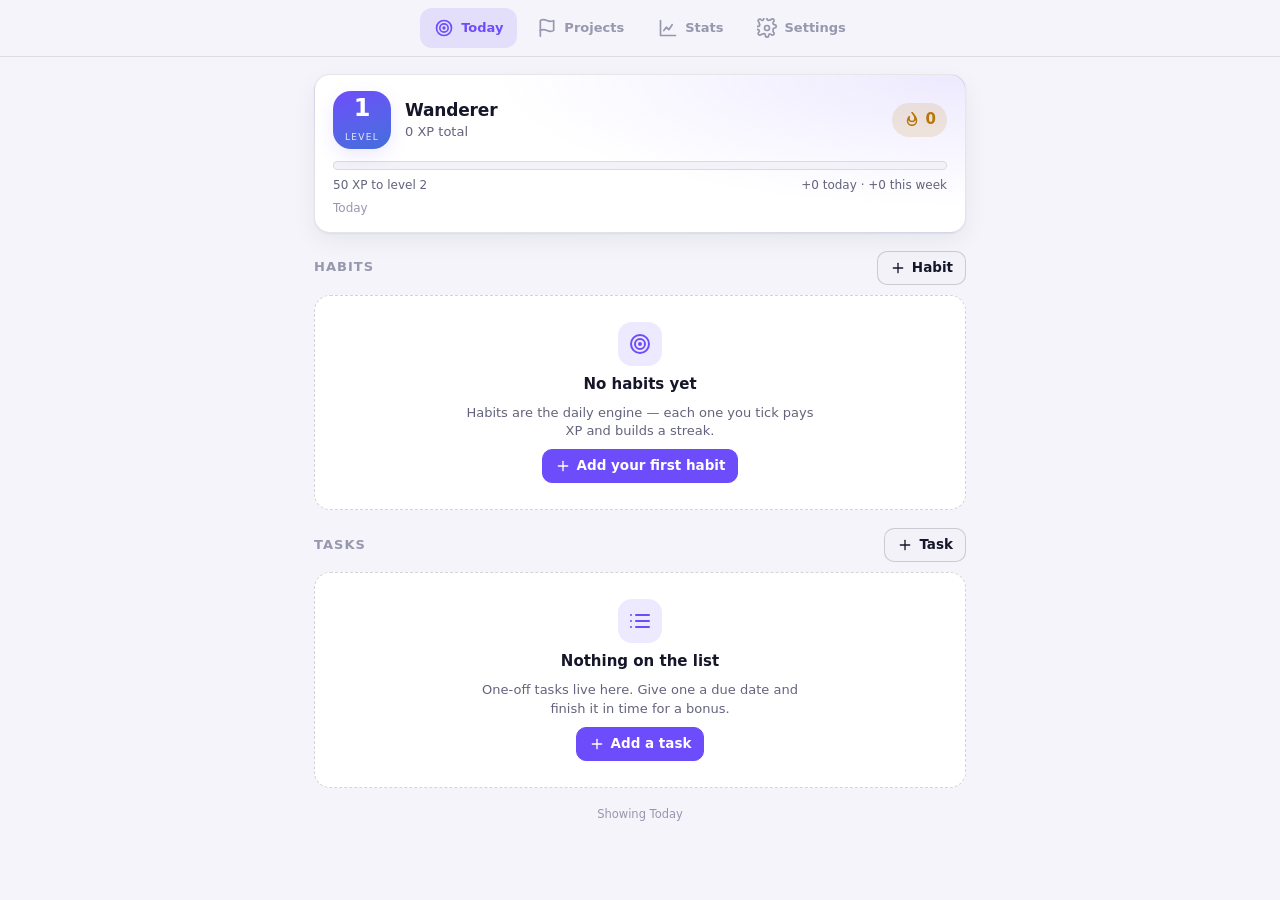
<file: index.html>
<!doctype html>
<html lang="en">
<head>
<meta charset="utf-8">
<meta name="viewport" content="width=device-width, initial-scale=1, viewport-fit=cover">
<title>questlog</title>
<meta name="description" content="Offline-first habit, task and milestone tracker that turns your day into XP, levels and streaks. No account, no server.">
<meta name="color-scheme" content="dark light">
<meta name="theme-color" content="#0d0d13" media="(prefers-color-scheme: dark)">
<meta name="theme-color" content="#f6f6fb" media="(prefers-color-scheme: light)">
<link rel="manifest" href="./manifest.webmanifest">
<link rel="icon" href="./icons/favicon.svg" type="image/svg+xml">
<link rel="apple-touch-icon" href="./icons/apple-touch-icon.png">
<meta name="apple-mobile-web-app-capable" content="yes">
<meta name="mobile-web-app-capable" content="yes">
<meta name="apple-mobile-web-app-title" content="questlog">
<meta name="apple-mobile-web-app-status-bar-style" content="black-translucent">
<link rel="stylesheet" href="./src/styles.css">
</head>
<body>
  <div id="app">
    <main id="view" class="view-host"></main>
    <nav id="nav" class="tabbar" aria-label="Sections"></nav>
  </div>

  <div id="toasts" class="toasts" aria-live="polite"></div>

  <dialog id="modal" class="modal" aria-labelledby="modal-title">
    <div class="modal-head">
      <h2 id="modal-title" class="modal-title"></h2>
      <button class="icon-btn" data-close aria-label="Close">
        <svg viewBox="0 0 24 24" width="18" height="18" fill="none" stroke="currentColor" stroke-width="2" stroke-linecap="round"><path d="M18 6 6 18"/><path d="M6 6l12 12"/></svg>
      </button>
    </div>
    <div id="modal-body"></div>
  </dialog>

  <noscript>
    <p style="padding:24px;font:16px system-ui">questlog needs JavaScript — it runs entirely in your browser, with no server to fall back on.</p>
  </noscript>

  <script type="module" src="./src/ui/app.js"></script>
</body>
</html>
</file>
<file: src/styles.css>
/* questlog — one stylesheet, no build step.
   Light palette lives on :root; dark overrides only the tokens. */

:root {
  --bg: #f4f4fa;
  --bg-2: #eaeaf4;
  --surface: #ffffff;
  --surface-2: #f2f2f8;
  --border: rgba(18, 18, 40, 0.10);
  --border-strong: rgba(18, 18, 40, 0.18);
  --text: #16162a;
  --muted: #63637d;
  --faint: #9797ae;
  --accent: #6d4dfb;
  --accent-ink: #ffffff;
  --accent-soft: rgba(109, 77, 251, 0.12);
  --good: #12a06d;
  --good-soft: rgba(18, 160, 109, 0.14);
  --warn: #b8760a;
  --warn-soft: rgba(184, 118, 10, 0.14);
  --danger: #d5385c;
  --danger-soft: rgba(213, 56, 92, 0.12);
  --cyan: #0d97b5;
  --magenta: #a626c4;
  --shadow: 0 1px 2px rgba(18, 18, 40, 0.06), 0 8px 24px rgba(18, 18, 40, 0.06);
  --radius: 16px;
  --radius-sm: 10px;
  --tap: 44px;
  --font: -apple-system, BlinkMacSystemFont, "Segoe UI", system-ui, sans-serif;
  --mono: ui-monospace, SFMono-Regular, "SF Mono", Menlo, monospace;
}

@media (prefers-color-scheme: dark) {
  :root:not([data-theme="light"]) {
    --bg: #0c0c12;
    --bg-2: #101018;
    --surface: #17171f;
    --surface-2: #1f1f2b;
    --border: rgba(255, 255, 255, 0.09);
    --border-strong: rgba(255, 255, 255, 0.18);
    --text: #ececf6;
    --muted: #9a9ab2;
    --faint: #6d6d85;
    --accent: #8b6dff;
    --accent-ink: #12081f;
    --accent-soft: rgba(139, 109, 255, 0.18);
    --good: #34d399;
    --good-soft: rgba(52, 211, 153, 0.16);
    --warn: #fbbf24;
    --warn-soft: rgba(251, 191, 36, 0.16);
    --danger: #fb7185;
    --danger-soft: rgba(251, 113, 133, 0.16);
    --cyan: #22d3ee;
    --magenta: #e879f9;
    --shadow: 0 1px 2px rgba(0, 0, 0, 0.4), 0 10px 30px rgba(0, 0, 0, 0.35);
  }
}

:root[data-theme="dark"] {
  --bg: #0c0c12;
  --bg-2: #101018;
  --surface: #17171f;
  --surface-2: #1f1f2b;
  --border: rgba(255, 255, 255, 0.09);
  --border-strong: rgba(255, 255, 255, 0.18);
  --text: #ececf6;
  --muted: #9a9ab2;
  --faint: #6d6d85;
  --accent: #8b6dff;
  --accent-ink: #12081f;
  --accent-soft: rgba(139, 109, 255, 0.18);
  --good: #34d399;
  --good-soft: rgba(52, 211, 153, 0.16);
  --warn: #fbbf24;
  --warn-soft: rgba(251, 191, 36, 0.16);
  --danger: #fb7185;
  --danger-soft: rgba(251, 113, 133, 0.16);
  --cyan: #22d3ee;
  --magenta: #e879f9;
  --shadow: 0 1px 2px rgba(0, 0, 0, 0.4), 0 10px 30px rgba(0, 0, 0, 0.35);
}

* { box-sizing: border-box; }

html { -webkit-text-size-adjust: 100%; }

body {
  margin: 0;
  background: var(--bg);
  color: var(--text);
  font-family: var(--font);
  font-size: 15px;
  line-height: 1.45;
  -webkit-font-smoothing: antialiased;
  overscroll-behavior-y: none;
}

h1, h2, h3, p, ul, li { margin: 0; }
ul.plain { list-style: none; padding: 0; display: grid; gap: 6px; }
ul.plain li { color: var(--muted); font-size: 13px; }
button, input, select, textarea { font: inherit; color: inherit; }

#app {
  min-height: 100vh;
  min-height: 100dvh;
  opacity: 0;
  transition: opacity 160ms ease;
}
#app.is-ready { opacity: 1; }

.view-host {
  max-width: 680px;
  margin: 0 auto;
  padding: max(14px, env(safe-area-inset-top)) 14px calc(88px + env(safe-area-inset-bottom));
}

.view { display: grid; gap: 18px; }

/* ---- hero ------------------------------------------------------------- */

.hero {
  position: relative;
  padding: 16px 18px 14px;
  border-radius: var(--radius);
  background:
    radial-gradient(120% 140% at 100% 0%, var(--accent-soft), transparent 60%),
    var(--surface);
  border: 1px solid var(--border);
  box-shadow: var(--shadow);
  overflow: hidden;
}
.hero-top { display: flex; align-items: center; gap: 14px; }
.hero-level {
  display: grid; place-items: center;
  width: 58px; height: 58px; flex: none;
  border-radius: 18px;
  background: linear-gradient(160deg, var(--accent), color-mix(in srgb, var(--accent) 55%, var(--cyan)));
  color: var(--accent-ink);
  box-shadow: 0 6px 18px var(--accent-soft);
}
.hero-level-num { font-size: 24px; font-weight: 800; line-height: 1; font-variant-numeric: tabular-nums; }
.hero-level-label { font-size: 9px; letter-spacing: 0.14em; text-transform: uppercase; opacity: 0.85; }
.hero-meta { flex: 1; min-width: 0; }
.hero-rank { font-size: 17px; font-weight: 700; letter-spacing: -0.01em; }
.hero-total { font-size: 13px; color: var(--muted); font-variant-numeric: tabular-nums; }
.hero-streak {
  display: flex; align-items: center; gap: 5px;
  padding: 6px 11px; border-radius: 999px;
  background: var(--warn-soft); color: var(--warn);
  font-weight: 700; font-variant-numeric: tabular-nums;
}
.hero-foot {
  display: flex; justify-content: space-between; gap: 10px;
  font-size: 12px; color: var(--muted); font-variant-numeric: tabular-nums;
}
.hero-date { margin-top: 6px; font-size: 12px; color: var(--faint); }

.xpbar {
  height: 9px; margin: 12px 0 7px;
  border-radius: 999px; background: var(--surface-2);
  border: 1px solid var(--border);
  overflow: hidden;
}
.xpbar-fill {
  height: 100%;
  border-radius: 999px;
  background: linear-gradient(90deg, var(--accent), var(--cyan));
  transition: width 420ms cubic-bezier(0.22, 1, 0.36, 1);
}

.daygoal {
  display: flex; align-items: center; justify-content: space-between;
  gap: 10px; margin-top: -6px;
  font-size: 13px; color: var(--muted);
}
.perfect {
  display: inline-flex; align-items: center; gap: 5px;
  color: var(--good); font-weight: 700; font-size: 12px;
}

/* ---- blocks ----------------------------------------------------------- */

.block { display: grid; gap: 10px; }
.block-head { display: flex; align-items: center; justify-content: space-between; gap: 10px; }
.block-title { font-size: 13px; font-weight: 700; letter-spacing: 0.08em; text-transform: uppercase; color: var(--faint); }
.stack { display: grid; gap: 10px; }

.card {
  background: var(--surface);
  border: 1px solid var(--border);
  border-radius: var(--radius);
  padding: 12px;
  box-shadow: var(--shadow);
}
.card-title { font-size: 15px; font-weight: 650; letter-spacing: -0.01em; }
.card-note { font-size: 12.5px; color: var(--muted); margin-top: 4px; }
.card-note.mono { font-family: var(--mono); font-size: 11px; color: var(--faint); }

/* ---- habit cards ------------------------------------------------------ */

.habit { display: grid; grid-template-columns: auto 1fr auto; align-items: center; gap: 12px; }
.habit.is-optional { opacity: 0.86; }
.habit.is-done { background: linear-gradient(90deg, var(--good-soft), transparent 45%), var(--surface); }
.card-body { min-width: 0; cursor: pointer; }
.card-title-row { display: flex; align-items: center; gap: 8px; flex-wrap: wrap; }
.card-sub { display: flex; align-items: center; gap: 6px; flex-wrap: wrap; font-size: 12.5px; color: var(--muted); margin-top: 2px; }
.card-side { display: flex; align-items: center; gap: 8px; }
.sep { color: var(--faint); }
.is-done .card-title { text-decoration: line-through; text-decoration-color: var(--faint); color: var(--muted); }

.tick {
  width: 32px; height: 32px; flex: none;
  display: grid; place-items: center;
  border-radius: 50%;
  border: 2px solid var(--border-strong);
  background: transparent;
  color: transparent;
  cursor: pointer;
  transition: transform 120ms ease, background 160ms ease, border-color 160ms ease, color 160ms ease;
}
.tick:hover { border-color: var(--accent); }
.tick:active { transform: scale(0.9); }
.tick-sm { width: 26px; height: 26px; }
.is-done .tick { background: var(--good); border-color: var(--good); color: #04120c; }

.streak {
  display: inline-flex; align-items: center; gap: 3px;
  padding: 2px 7px; border-radius: 999px;
  background: var(--warn-soft); color: var(--warn);
  font-size: 11.5px; font-weight: 700; font-variant-numeric: tabular-nums;
}

.dots { display: flex; gap: 3px; }
.dot { width: 7px; height: 7px; border-radius: 2px; background: var(--surface-2); border: 1px solid var(--border); }
.dot-due { background: transparent; border-style: dashed; }
.dot-off { opacity: 0.35; }
.dot-done { background: var(--accent); border-color: var(--accent); }

.chip {
  display: inline-flex; align-items: center;
  padding: 2px 8px; border-radius: 999px;
  background: var(--surface-2); border: 1px solid var(--border);
  font-size: 11.5px; color: var(--muted); white-space: nowrap;
}
.chip-good { background: var(--good-soft); color: var(--good); border-color: transparent; }
.chip-warn { background: var(--warn-soft); color: var(--warn); border-color: transparent; }
.chip-danger { background: var(--danger-soft); color: var(--danger); border-color: transparent; }

/* ---- rows (todos, milestones) ----------------------------------------- */

.bucket { display: grid; gap: 6px; }
.bucket + .bucket { margin-top: 12px; }
.bucket-title {
  display: flex; align-items: center; gap: 8px;
  font-size: 12px; font-weight: 700; color: var(--muted);
  text-transform: uppercase; letter-spacing: 0.06em;
}
.bucket-title.is-danger { color: var(--danger); }
.bucket-title.is-accent { color: var(--accent); }
.count {
  min-width: 18px; padding: 0 5px; border-radius: 999px;
  background: var(--surface-2); color: var(--muted);
  font-size: 11px; text-align: center; letter-spacing: 0;
}

.row {
  display: grid; grid-template-columns: auto 1fr auto; align-items: center; gap: 10px;
  padding: 9px 12px;
  background: var(--surface);
  border: 1px solid var(--border);
  border-radius: var(--radius-sm);
}
.row-body { min-width: 0; cursor: pointer; }
.row-title { font-size: 14.5px; }
.row-sub { display: flex; align-items: center; gap: 6px; flex-wrap: wrap; font-size: 11.5px; color: var(--muted); margin-top: 1px; }
.row.is-done { opacity: 0.6; }
.row.is-done .row-title { text-decoration: line-through; }
.overdue { color: var(--danger); font-weight: 600; }
.muted { color: var(--faint); }

.done-block { margin-top: 12px; }
.done-block summary { cursor: pointer; font-size: 12.5px; color: var(--muted); padding: 4px 0; }
.done-block .row { margin-top: 6px; }

/* ---- projects --------------------------------------------------------- */

.project { display: grid; gap: 10px; border-left: 3px solid var(--accent); }
.project.sw-cyan { border-left-color: var(--cyan); }
.project.sw-amber { border-left-color: var(--warn); }
.project.sw-rose { border-left-color: var(--danger); }
.project.sw-emerald { border-left-color: var(--good); }
.project.is-complete { background: linear-gradient(120deg, var(--good-soft), transparent 55%), var(--surface); }
.project-head { display: flex; align-items: flex-start; justify-content: space-between; gap: 10px; }
.project-head-side { display: flex; align-items: center; gap: 6px; flex: none; }
.project-foot { display: flex; align-items: center; gap: 8px; flex-wrap: wrap; }
.milestones { display: grid; gap: 6px; }
.milestone { background: var(--surface-2); }

.progress { height: 6px; border-radius: 999px; background: var(--surface-2); overflow: hidden; }
.progress-fill { height: 100%; background: linear-gradient(90deg, var(--accent), var(--cyan)); transition: width 400ms ease; }

/* ---- buttons ---------------------------------------------------------- */

.btn {
  display: inline-flex; align-items: center; justify-content: center; gap: 6px;
  min-height: 34px; padding: 6px 12px;
  border-radius: 10px;
  border: 1px solid var(--border-strong);
  background: var(--surface-2);
  color: var(--text);
  font-size: 13.5px; font-weight: 600;
  cursor: pointer;
  transition: transform 100ms ease, background 140ms ease, border-color 140ms ease;
}
.btn:hover { border-color: var(--accent); }
.btn:active { transform: translateY(1px); }
.btn-primary { background: var(--accent); border-color: var(--accent); color: var(--accent-ink); }
.btn-ghost { background: transparent; border-color: transparent; color: var(--muted); }
.btn-danger { color: var(--danger); }
.btn-danger.btn-primary, .btn.btn-danger:not(.btn-ghost) { background: var(--danger-soft); border-color: transparent; }
.btn-row { display: flex; gap: 8px; flex-wrap: wrap; }

.icon-btn {
  display: grid; place-items: center;
  width: 30px; height: 30px; flex: none;
  border-radius: 8px; border: 0;
  background: transparent; color: var(--faint);
  cursor: pointer;
}
.icon-btn:hover { background: var(--surface-2); color: var(--text); }

/* ---- empty states ----------------------------------------------------- */

.empty {
  display: grid; justify-items: center; gap: 8px;
  padding: 26px 18px;
  text-align: center;
  border: 1px dashed var(--border-strong);
  border-radius: var(--radius);
  background: var(--surface);
}
.empty-icon { display: grid; place-items: center; width: 44px; height: 44px; border-radius: 14px; background: var(--accent-soft); color: var(--accent); }
.empty-title { font-weight: 650; }
.empty-hint { font-size: 13px; color: var(--muted); max-width: 42ch; }
.footnote { text-align: center; font-size: 11.5px; color: var(--faint); }

/* ---- forms ------------------------------------------------------------ */

.form { display: grid; gap: 14px; }
.field { display: grid; gap: 6px; }
.field-label { font-size: 12px; font-weight: 700; letter-spacing: 0.05em; text-transform: uppercase; color: var(--faint); }
.field-hint { font-size: 11.5px; color: var(--muted); }
.input {
  width: 100%;
  min-height: var(--tap);
  padding: 10px 12px;
  border-radius: 10px;
  border: 1px solid var(--border-strong);
  background: var(--surface-2);
  color: var(--text);
  font-size: 16px; /* keeps iOS from zooming on focus */
}
.input:focus-visible { outline: 2px solid var(--accent); outline-offset: 1px; }
.input-num { width: 84px; min-height: 38px; }
.paste { min-height: 76px; font-family: var(--mono); font-size: 12px; resize: vertical; }
.inline { display: flex; align-items: center; gap: 8px; }
.form-actions { display: flex; align-items: center; gap: 8px; padding-top: 4px; }
.form-note { font-size: 11.5px; color: var(--faint); }
.spacer { flex: 1; }
.rule { border: 0; border-top: 1px solid var(--border); margin: 4px 0; }

.segmented { display: flex; flex-wrap: wrap; gap: 6px; }
.segment { position: relative; }
.segment input { position: absolute; opacity: 0; pointer-events: none; }
.segment span {
  display: inline-flex; align-items: center;
  min-height: 36px; padding: 5px 11px;
  border-radius: 999px;
  border: 1px solid var(--border-strong);
  background: var(--surface-2);
  font-size: 13px; cursor: pointer;
}
.segment input:checked + span { background: var(--accent); border-color: var(--accent); color: var(--accent-ink); font-weight: 650; }
.segment input:focus-visible + span { outline: 2px solid var(--accent); outline-offset: 2px; }

.sched-extra:empty { display: none; }
.daypick { display: flex; gap: 6px; margin-top: 8px; }
.daybtn input { position: absolute; opacity: 0; pointer-events: none; }
.daybtn span {
  display: grid; place-items: center;
  width: 38px; height: 38px;
  border-radius: 10px;
  border: 1px solid var(--border-strong);
  background: var(--surface-2);
  font-size: 13px; cursor: pointer;
}
.daybtn input:checked + span { background: var(--accent); border-color: var(--accent); color: var(--accent-ink); font-weight: 700; }

.colorpick { display: flex; gap: 8px; }
.swatch input { position: absolute; opacity: 0; pointer-events: none; }
.swatch span {
  display: block; width: 30px; height: 30px; border-radius: 50%;
  border: 2px solid transparent; cursor: pointer; background: var(--accent);
}
.swatch.sw-cyan span { background: var(--cyan); }
.swatch.sw-amber span { background: var(--warn); }
.swatch.sw-rose span { background: var(--danger); }
.swatch.sw-emerald span { background: var(--good); }
.swatch input:checked + span { border-color: var(--text); }

.toggle { display: flex; align-items: center; gap: 10px; font-size: 14px; min-height: var(--tap); }
.toggle input { width: 20px; height: 20px; accent-color: var(--accent); }
.visually-hidden { position: absolute; width: 1px; height: 1px; overflow: hidden; clip: rect(0 0 0 0); }

.settings-card { display: grid; gap: 12px; }
.settings-card.danger { border-color: var(--danger-soft); }

.sync-dot {
  display: inline-block; width: 8px; height: 8px; border-radius: 50%;
  margin-right: 7px; vertical-align: middle;
  background: var(--faint);
}
.sync-dot.is-ok { background: var(--good); }
.sync-dot.is-syncing { background: var(--accent); animation: pulse 1.1s ease-in-out infinite; }
.sync-dot.is-error { background: var(--danger); }
.sync-dot.is-offline { background: var(--warn); }
.is-good { color: var(--good); }
.is-warn { color: var(--warn); }
.is-danger { color: var(--danger); }
.input.mono { font-family: var(--mono); font-size: 12px; }
@keyframes pulse { 50% { opacity: 0.35; } }

/* ---- stats ------------------------------------------------------------ */

.tiles { display: grid; grid-template-columns: repeat(auto-fit, minmax(140px, 1fr)); gap: 10px; }
.tile { padding: 12px; border-radius: var(--radius-sm); background: var(--surface); border: 1px solid var(--border); }
.tile-value { font-size: 22px; font-weight: 750; letter-spacing: -0.02em; font-variant-numeric: tabular-nums; }
.tile-label { font-size: 12px; color: var(--muted); }
.tile-hint { font-size: 11px; color: var(--faint); }

.heatmap-wrap { display: grid; gap: 8px; overflow-x: auto; }
.heatmap { display: grid; grid-auto-flow: column; grid-template-rows: repeat(7, 1fr); gap: 3px; }
.hm { width: 13px; height: 13px; border-radius: 3px; background: var(--surface-2); border: 1px solid var(--border); }
.hm-1 { background: color-mix(in srgb, var(--accent) 28%, var(--surface-2)); border-color: transparent; }
.hm-2 { background: color-mix(in srgb, var(--accent) 52%, var(--surface-2)); border-color: transparent; }
.hm-3 { background: color-mix(in srgb, var(--accent) 76%, var(--surface-2)); border-color: transparent; }
.hm-4 { background: var(--accent); border-color: transparent; }
.hm-pad { visibility: hidden; }
.heatmap-key { display: flex; align-items: center; gap: 4px; font-size: 11px; }

.sources { display: grid; gap: 10px; }
.source-bar { display: flex; height: 12px; border-radius: 999px; overflow: hidden; background: var(--surface-2); }
.seg { display: block; height: 100%; }
.seg-habit { background: var(--accent); }
.seg-todo { background: var(--cyan); }
.seg-milestone { background: var(--good); }
.seg-project { background: var(--warn); }
.seg-perfect_day { background: var(--magenta); }
.source-list { list-style: none; padding: 0; display: grid; gap: 5px; font-size: 13px; }
.source-list li { display: flex; align-items: center; gap: 8px; }
.source-list li .muted { margin-left: auto; font-variant-numeric: tabular-nums; }
.swatch-dot { width: 10px; height: 10px; border-radius: 3px; }

.feed { list-style: none; padding: 0; display: grid; gap: 4px; }
.feed-row {
  display: grid; grid-template-columns: auto 1fr auto; align-items: center; gap: 10px;
  padding: 8px 12px; border-radius: var(--radius-sm);
  background: var(--surface); border: 1px solid var(--border);
}
.feed-xp { font-weight: 750; color: var(--accent); font-variant-numeric: tabular-nums; font-size: 13px; }
.feed-body { min-width: 0; }
.feed-title { display: block; font-size: 14px; }
.feed-sub { font-size: 11.5px; color: var(--faint); }
.feed-day { font-size: 11.5px; color: var(--muted); white-space: nowrap; }

/* ---- nav -------------------------------------------------------------- */

.tabbar {
  position: fixed; left: 0; right: 0; bottom: 0; z-index: 20;
  display: flex; justify-content: center; gap: 4px;
  padding: 6px 8px calc(6px + env(safe-area-inset-bottom));
  background: color-mix(in srgb, var(--bg) 88%, transparent);
  backdrop-filter: saturate(180%) blur(18px);
  -webkit-backdrop-filter: saturate(180%) blur(18px);
  border-top: 1px solid var(--border);
}
.tab {
  display: grid; place-items: center; gap: 2px;
  flex: 1 1 0; max-width: 130px; min-height: 50px;
  padding: 6px 4px; border-radius: 12px;
  color: var(--faint); text-decoration: none;
  font-size: 11px; font-weight: 600;
}
.tab.is-active { color: var(--accent); background: var(--accent-soft); }

@media (max-width: 430px) {
  .dots { display: none; }
  .card-title-row { flex-wrap: nowrap; }
  .card-title { overflow: hidden; text-overflow: ellipsis; white-space: nowrap; }
}

@media (min-width: 760px) {
  .tabbar {
    top: 0; bottom: auto;
    padding: 8px 12px;
    border-top: 0; border-bottom: 1px solid var(--border);
    gap: 6px;
  }
  .tab { flex: 0 0 auto; grid-auto-flow: column; place-items: center; gap: 7px; font-size: 13px; min-height: 40px; padding: 6px 14px; }
  .view-host { padding-top: 74px; padding-bottom: 40px; }
}

/* ---- modal ------------------------------------------------------------ */

.modal {
  width: min(520px, calc(100vw - 24px));
  padding: 0;
  border: 1px solid var(--border);
  border-radius: 18px;
  background: var(--surface);
  color: var(--text);
  box-shadow: 0 30px 80px rgba(0, 0, 0, 0.45);
}
.modal::backdrop { background: rgba(6, 6, 12, 0.55); backdrop-filter: blur(3px); }
.modal-head { display: flex; align-items: center; justify-content: space-between; gap: 10px; padding: 14px 16px 0; }
.modal-title { font-size: 16px; font-weight: 700; }
#modal-body { padding: 12px 16px 18px; }

/* ---- toasts & celebration --------------------------------------------- */

.toasts {
  position: fixed; z-index: 40;
  left: 50%; transform: translateX(-50%);
  bottom: calc(76px + env(safe-area-inset-bottom));
  display: grid; gap: 8px; justify-items: center;
  pointer-events: none;
  width: min(420px, calc(100vw - 24px));
}
@media (min-width: 760px) { .toasts { bottom: 24px; } }
.toast {
  padding: 9px 14px; border-radius: 999px;
  background: var(--surface-2); color: var(--text);
  border: 1px solid var(--border-strong);
  box-shadow: var(--shadow);
  font-size: 13px; text-align: center;
  animation: rise 260ms cubic-bezier(0.22, 1, 0.36, 1);
}
.toast-good { background: var(--good-soft); color: var(--good); border-color: transparent; }
.toast-warn { background: var(--warn-soft); color: var(--warn); border-color: transparent; }
.toast-danger { background: var(--danger-soft); color: var(--danger); border-color: transparent; }
.toast-level { background: var(--accent); color: var(--accent-ink); border-color: transparent; font-weight: 750; font-size: 15px; }
.toast.is-leaving { opacity: 0; transition: opacity 320ms ease; }

.xpfloat {
  font-weight: 800; font-size: 15px; color: var(--accent);
  font-variant-numeric: tabular-nums;
  animation: floatup 1.3s ease-out forwards;
}
.xpfloat.is-loss { color: var(--faint); }

@keyframes rise { from { opacity: 0; transform: translateY(10px); } to { opacity: 1; transform: none; } }
@keyframes floatup {
  0% { opacity: 0; transform: translateY(8px) scale(0.9); }
  25% { opacity: 1; transform: translateY(-4px) scale(1.05); }
  100% { opacity: 0; transform: translateY(-40px) scale(1); }
}

.confetti { position: fixed; inset: 0; pointer-events: none; z-index: 50; overflow: hidden; }
.confetti i {
  position: absolute; top: -14px;
  width: 8px; height: 12px; border-radius: 2px;
  background: var(--accent);
  animation-name: fall; animation-timing-function: cubic-bezier(0.3, 0.7, 0.5, 1); animation-fill-mode: forwards;
}
.confetti i:nth-child(3n) { background: var(--cyan); }
.confetti i:nth-child(3n+1) { background: var(--warn); }
.confetti i:nth-child(5n) { background: var(--good); }
@keyframes fall {
  to { transform: translateY(105vh) rotate(540deg); opacity: 0.1; }
}

@media (prefers-reduced-motion: reduce) {
  *, *::before, *::after { animation-duration: 0.01ms !important; transition-duration: 0.01ms !important; }
}
</file>
